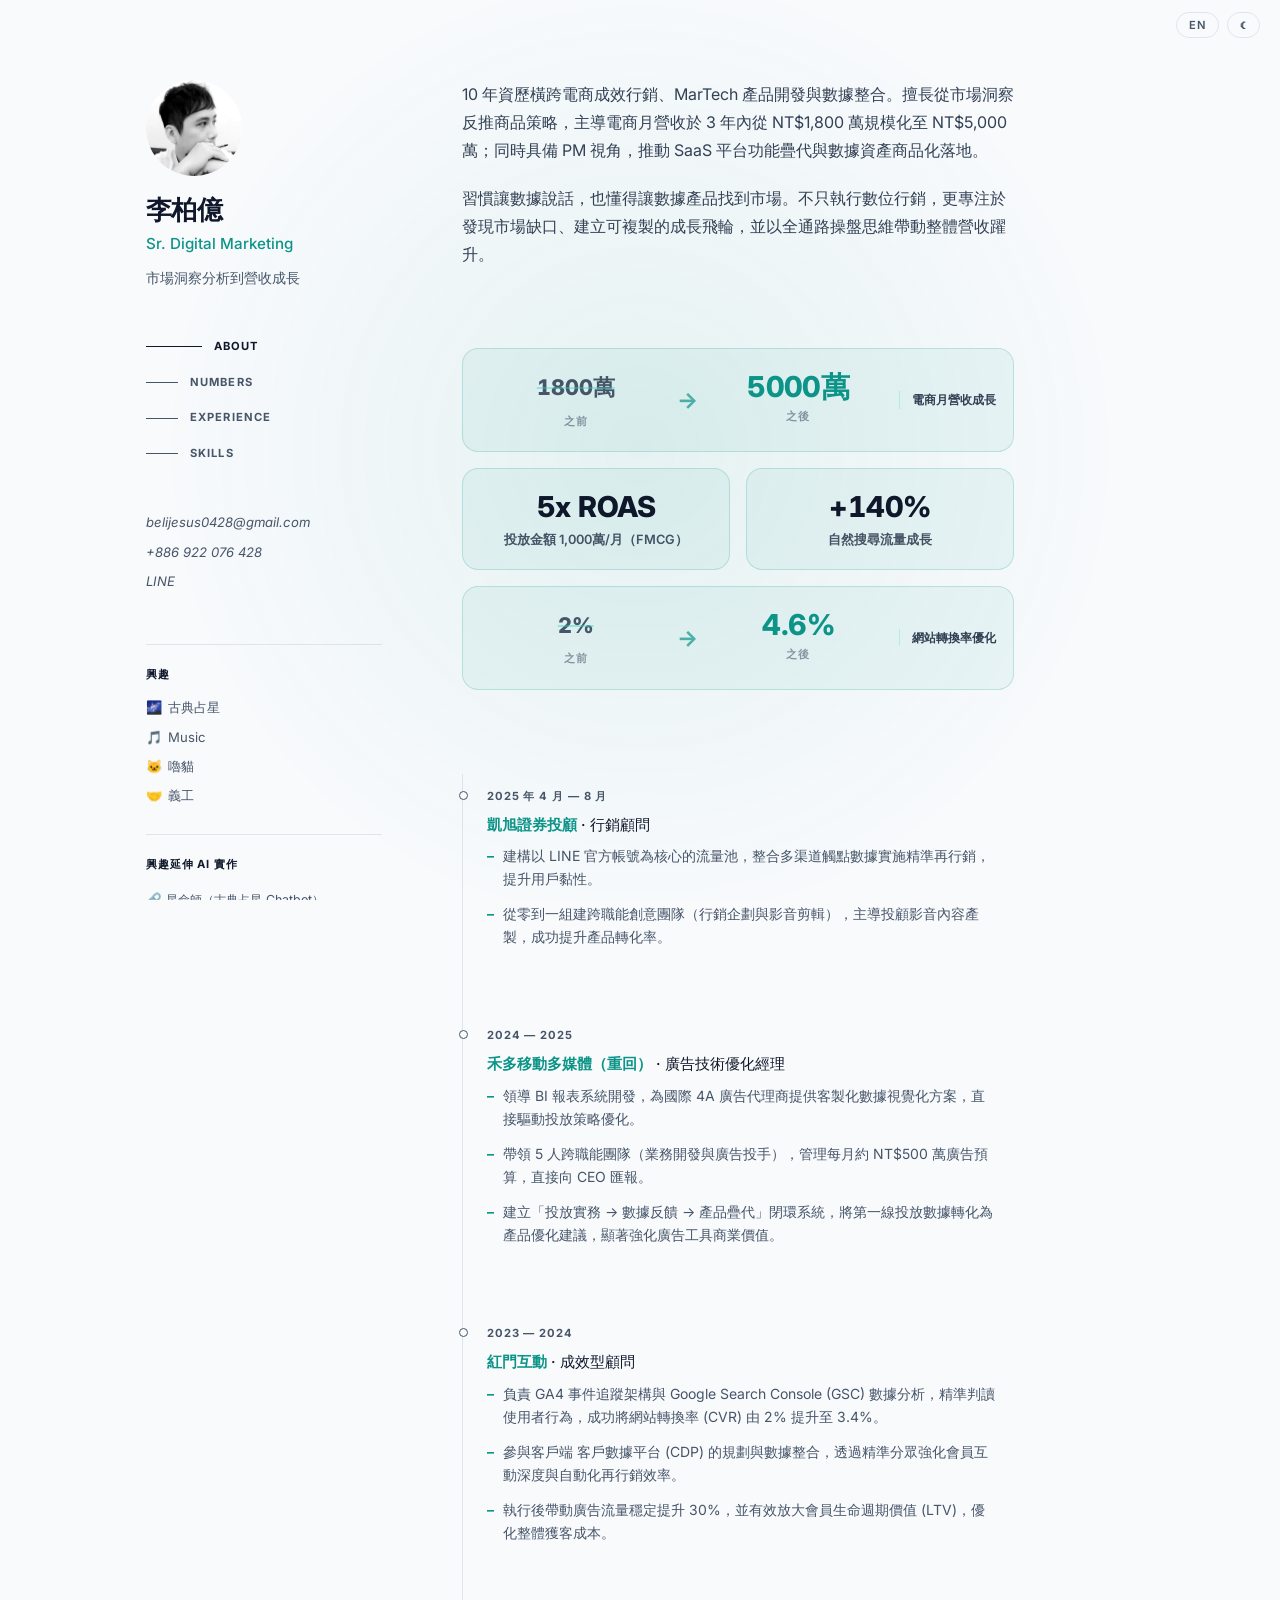
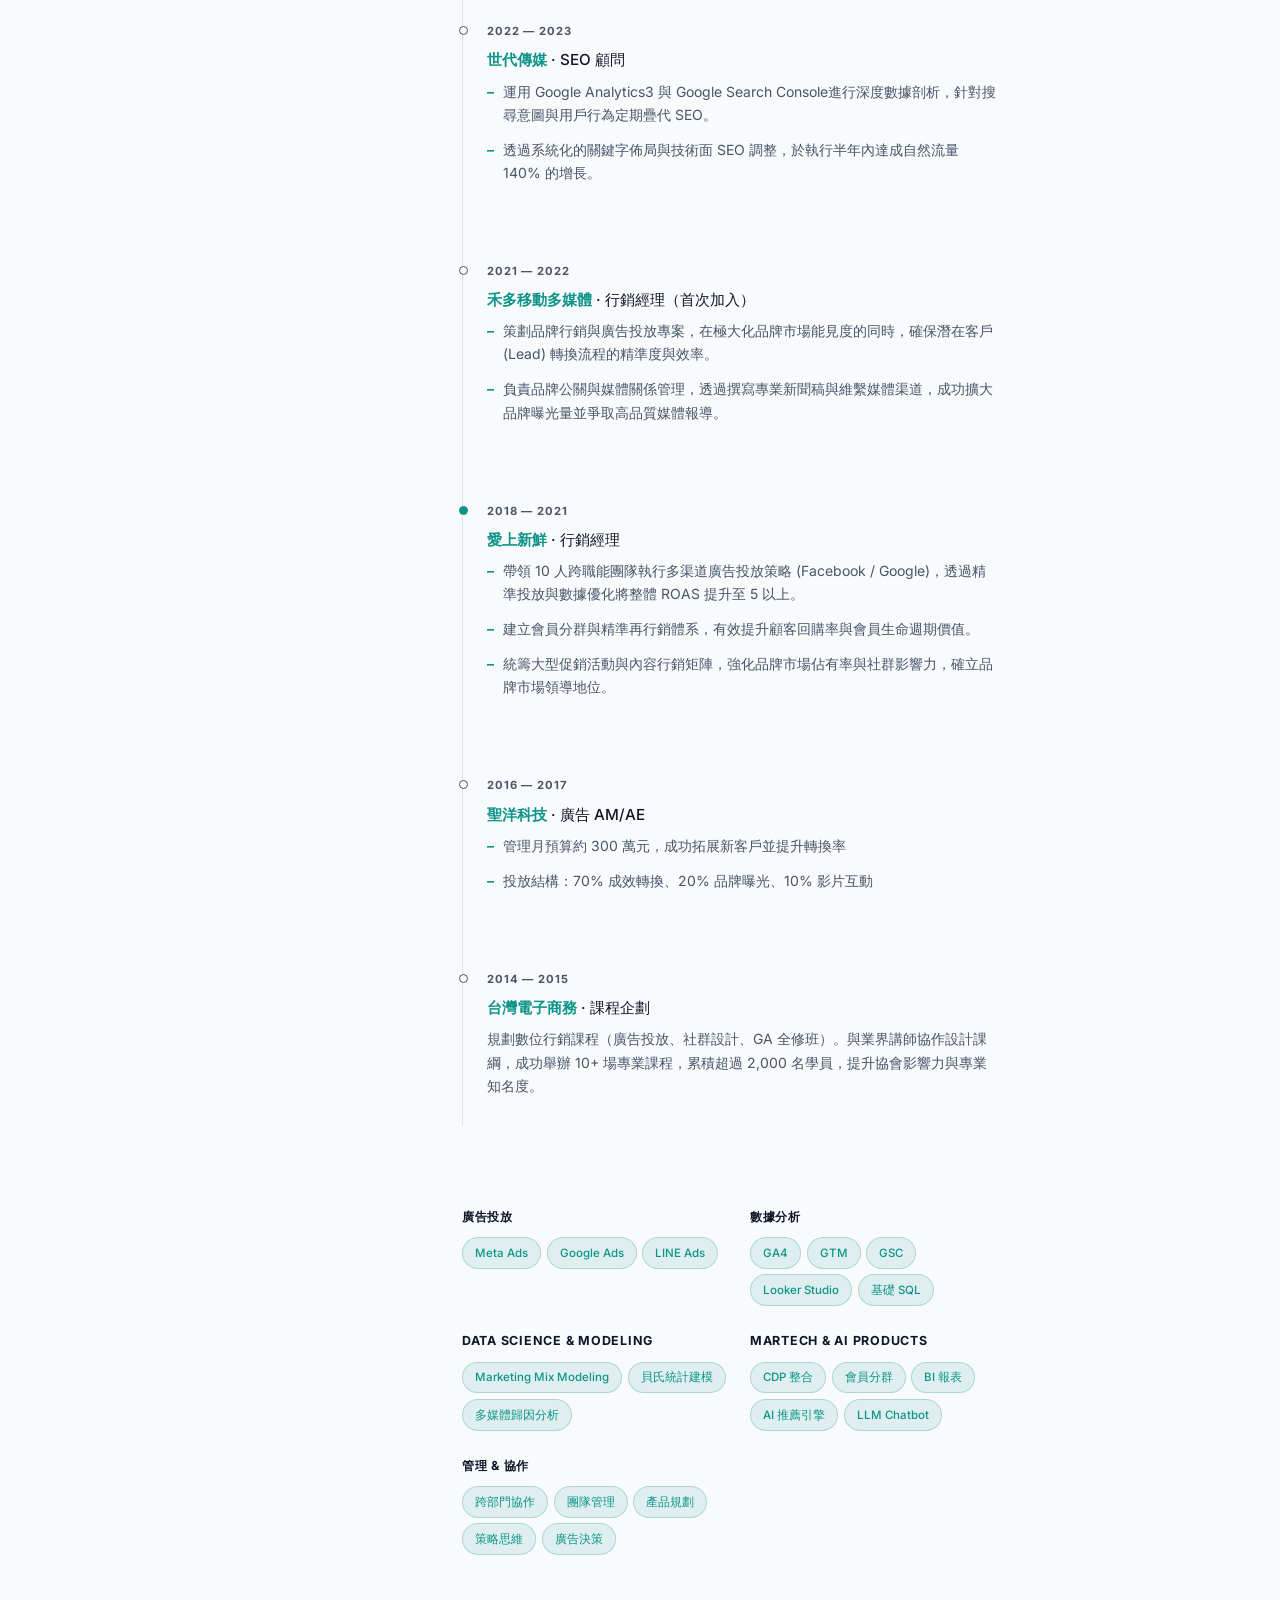
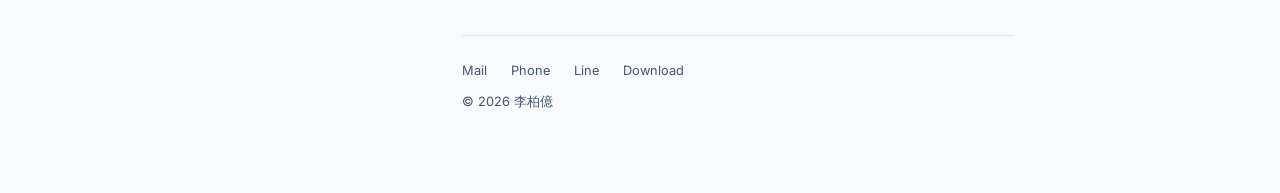
<file: index.html>
<!DOCTYPE html>
<html lang="zh-TW" class="scroll-smooth">
<head>
<meta charset="UTF-8">
<meta name="viewport" content="width=device-width, initial-scale=1.0">
<title id="pageTitle">履歷</title>
<meta id="metaDesc" name="description" content="">
<meta id="ogTitle"  property="og:title" content="">
<meta id="ogDesc"   property="og:description" content="">
<link rel="preconnect" href="https://fonts.googleapis.com">
<link href="https://fonts.googleapis.com/css2?family=Inter:ital,opsz,wght@0,14..32,100..900;1,14..32,100..900&display=swap" rel="stylesheet">
<style>
/* ── Reset ── */
*{margin:0;padding:0;box-sizing:border-box;}
html{scroll-behavior:smooth;}

/* ── Tokens ── */
:root{
  --bg:        #0f172a;
  --bg2:       #1e293b;
  --border:    rgba(148,163,184,.12);
  --text:      #94a3b8;
  --text2:     #cbd5e1;
  --heading:   #e2e8f0;
  --accent:    #2dd4bf;
  --accent2:   rgba(45,212,191,.15);
  --spot:      rgba(29,78,216,.15);
  --font:      'Inter', -apple-system, sans-serif;
  --ease:      cubic-bezier(.4,0,.2,1);
  --radius:    .5rem;
}

/* ── 深淺色：系統預設偵測 ── */
@media(prefers-color-scheme:light){
  :root{
    --bg:        #f8fafc;
    --bg2:       #f1f5f9;
    --border:    rgba(71,85,105,.12);
    --text:      #475569;
    --text2:     #334155;
    --heading:   #0f172a;
    --accent:    #0d9488;
    --accent2:   rgba(13,148,136,.1);
    --spot:      rgba(13,148,136,.08);
  }
}

/* ── 手動切換覆蓋系統預設 ── */
[data-theme="light"]{
  --bg:        #f8fafc;
  --bg2:       #f1f5f9;
  --border:    rgba(71,85,105,.12);
  --text:      #475569;
  --text2:     #334155;
  --heading:   #0f172a;
  --accent:    #0d9488;
  --accent2:   rgba(13,148,136,.1);
  --spot:      rgba(13,148,136,.08);
}
[data-theme="dark"]{
  --bg:        #0f172a;
  --bg2:       #1e293b;
  --border:    rgba(148,163,184,.12);
  --text:      #94a3b8;
  --text2:     #cbd5e1;
  --heading:   #e2e8f0;
  --accent:    #2dd4bf;
  --accent2:   rgba(45,212,191,.15);
  --spot:      rgba(29,78,216,.15);
}

/* ── Base ── */
body{
  font-family:var(--font);
  background:var(--bg);
  color:var(--text);
  line-height:1.75;
  -webkit-font-smoothing:antialiased;
  transition:background .3s var(--ease), color .3s var(--ease);
}
::selection{background:var(--accent);color:var(--bg);}
a{color:inherit;text-decoration:none;}

/* ── Spotlight ── */
.spotlight{
  position:fixed;top:0;left:0;width:100vw;height:100vh;
  pointer-events:none;z-index:0;
  background:radial-gradient(600px at var(--x,50%) var(--y,50%), var(--spot), transparent 80%);
}

/* ── Layout ── */
.container{
  position:relative;z-index:1;
  max-width:1100px;margin:0 auto;
  padding:3rem 1.5rem;
}
@media(min-width:1024px){
  .container{padding:0;display:grid;grid-template-columns:340px 1fr;align-items:start;}
}

/* ── Top controls ── */
.top-controls{
  position:fixed;top:0;right:0;z-index:100;
  display:flex;align-items:center;gap:.5rem;
  padding:.75rem 1.25rem;
}
.ctrl-btn{
  display:flex;align-items:center;gap:.3rem;
  padding:.3rem .75rem;border-radius:999px;
  border:1px solid var(--border);background:transparent;
  font-family:var(--font);font-size:.7rem;font-weight:600;
  letter-spacing:.05em;text-transform:uppercase;
  color:var(--text);cursor:pointer;
  transition:all .2s var(--ease);
}
.ctrl-btn:hover{border-color:var(--accent);color:var(--accent);}
.ctrl-btn.active{background:var(--accent);border-color:var(--accent);color:var(--bg);}

/* ── Sidebar ── */
.sidebar{
  padding:5rem 3rem 5rem 3.5rem;
  position:sticky;top:0;height:100vh;
  overflow-y:auto;display:flex;flex-direction:column;
}
.sidebar::-webkit-scrollbar{display:none;}

/* Profile photo */
.photo-wrap{position:relative;width:96px;height:96px;margin-bottom:1.25rem;}
.photo-clip{
  width:96px;height:96px;border-radius:50%;overflow:hidden;
  position:relative;z-index:1;
}
.photo-wrap img{
  width:100%;height:100%;object-fit:cover;object-position:center 15%;
  filter:grayscale(100%) contrast(1.1);
  transform:scale(1);transform-origin:center 30%;
  transition:filter .4s var(--ease), transform .5s var(--ease);
  display:block;
}
.photo-wrap:hover img{
  filter:grayscale(0%) contrast(1);
  transform:scale(1.14);
}
.photo-ring{
  position:absolute;inset:-4px;border-radius:50%;z-index:0;pointer-events:none;
  border:2px solid transparent;
  background:transparent padding-box,
             conic-gradient(from 0deg, var(--accent) 0%, transparent 35%, var(--accent) 55%, transparent 80%, var(--accent) 100%) border-box;
  animation:ring-spin 3s linear infinite paused;
  will-change:transform;
}
.photo-wrap:hover .photo-ring{animation-play-state:running;}
@keyframes ring-spin{to{transform:rotate(360deg);}}

.name{font-size:1.6rem;font-weight:700;color:var(--heading);line-height:1.1;letter-spacing:-.025em;margin-bottom:.4rem;}
.title{font-size:.95rem;font-weight:500;color:var(--accent);margin-bottom:.6rem;}
.tagline{font-size:.875rem;color:var(--text);max-width:260px;line-height:1.6;}

/* Nav */
.nav{margin:2.5rem 0;flex:1;}
.nav ul{list-style:none;}
.nav-link{
  display:flex;align-items:center;gap:.75rem;
  padding:.5rem 0;cursor:pointer;
}
.nav-line{
  width:2rem;height:1px;background:var(--text);
  transition:width .3s var(--ease), background .3s;
}
.nav-label{
  font-size:.7rem;font-weight:700;text-transform:uppercase;
  letter-spacing:.1em;color:var(--text);
  transition:color .3s;
}
.nav-link:hover .nav-line, .nav-link.active .nav-line{width:3.5rem;background:var(--heading);}
.nav-link:hover .nav-label, .nav-link.active .nav-label{color:var(--heading);}

/* Contact */
.contact{margin-bottom:1.5rem;}
.contact-list{list-style:none;padding:0;margin:0;}
.contact-list li{font-size:.82rem;margin-bottom:.4rem;}
.contact-list a{transition:color .2s;}
.contact-list a:hover{color:var(--accent);}

/* Interests */
.interests-block{border-top:1px solid var(--border);padding-top:1.25rem;margin-top:1.25rem;}
.block-label{font-size:.7rem;font-weight:700;text-transform:uppercase;letter-spacing:.08em;color:var(--heading);margin-bottom:.75rem;}
.interest-row{display:flex;align-items:center;gap:.4rem;font-size:.82rem;margin-bottom:.4rem;}
.ai-link{
  display:flex;align-items:center;gap:.4rem;font-size:.78rem;
  padding:.2rem 0;transition:color .2s;
}
.ai-link:hover{color:var(--accent);}

/* CTA */
.cta{
  display:inline-flex;align-items:center;gap:.4rem;margin-top:1.5rem;
  padding:.65rem 1.25rem;border:1.5px solid var(--border);border-radius:var(--radius);
  font-size:.8rem;font-weight:600;color:var(--heading);
  transition:all .25s var(--ease);
}
.cta:hover{border-color:var(--accent);color:var(--accent);transform:translateY(-2px);box-shadow:0 8px 24px rgba(45,212,191,.12);}

/* ── Content ── */
.content{padding:5rem 3.5rem 5rem 2rem;max-width:640px;}
@media(max-width:1023px){.content{max-width:100%;padding:2rem 1.5rem;}}

.section{margin-bottom:5rem;scroll-margin-top:5rem;}

/* Section heading for mobile */
.section-head{
  display:none;
  position:sticky;top:0;z-index:10;
  background:rgba(15,23,42,.8);backdrop-filter:blur(12px);
  padding:.75rem 1.5rem;margin:0 -1.5rem 1.5rem;
  font-size:.7rem;font-weight:700;text-transform:uppercase;letter-spacing:.1em;color:var(--heading);
}
[data-theme="light"] .section-head{background:rgba(248,250,252,.85);}
@media(max-width:1023px){.section-head{display:block;}}

/* ── About ── */
.about-text{font-size:1rem;line-height:1.75;color:var(--text2);}
.about-text p{margin-bottom:1.25rem;}
.about-text p:last-child{margin-bottom:0;}

/* ── Counter animation ── */
@keyframes fadeSlideUp {
  from { opacity:0; transform:translateY(10px); }
  to   { opacity:1; transform:none; }
}
.num-cell {
  opacity:0;
}
.num-cell.in-view {
  animation: fadeSlideUp .5s var(--ease) both;
}
.num-cell.in-view:nth-child(1){ animation-delay:.00s; }
.num-cell.in-view:nth-child(2){ animation-delay:.10s; }
.num-cell.in-view:nth-child(3){ animation-delay:.20s; }
.num-cell.in-view:nth-child(4){ animation-delay:.30s; }

/* ── Numbers — Option A: 2-col grid, arrow cards span full width ── */
.numbers-strip{
  display:grid;
  grid-template-columns:1fr 1fr;
  gap:1rem;
  margin:2rem 0;
  padding:0;
  border:none;
}
@media(max-width:480px){
  .numbers-strip{ 
    grid-template-columns:1fr; 
    gap:.75rem; 
  }
}

.num-cell{
  background:rgba(45,212,191,.06);
  border:1px solid rgba(45,212,191,.2);
  border-radius:1rem;
  padding:1.5rem 1.25rem 1.25rem;
  position:relative;
  transition:all .3s var(--ease);
  overflow:hidden;
  display:flex;
  flex-direction:column;
  align-items:center;
  justify-content:center;
  gap:.6rem;
}

/* Arrow-type cells span both columns */
.num-cell.is-arrow{
  grid-column: span 2;
  flex-direction:row;
  align-items:center;
  justify-content:center;
  gap:0;
  padding:1.25rem 1.5rem;
}

@media(max-width:480px){
  .num-cell.is-arrow{ grid-column:span 1; flex-direction:column; gap:.6rem; }
}

.num-cell::before{
  content:'';
  position:absolute;
  top:0;left:0;right:0;
  height:3px;
  background:linear-gradient(90deg, var(--accent), rgba(45,212,191,.4));
  transform:scaleX(0);
  transform-origin:left;
  transition:transform .4s var(--ease);
}

.num-cell:hover{
  background:rgba(45,212,191,.1);
  border-color:rgba(45,212,191,.35);
  transform:translateY(-3px);
  box-shadow:0 12px 32px rgba(45,212,191,.15);
}

.num-cell:hover::before{
  transform:scaleX(1);
}

/* Single-value layout */
.num-val{
  font-size:1.8rem;
  font-weight:800;
  color:var(--heading);
  line-height:1;
  font-variant-numeric:tabular-nums;
  letter-spacing:-.02em;
  text-align:center;
}

/* Arrow layout: before/after columns */
.num-before, .num-after{
  flex:1;
  display:flex;
  flex-direction:column;
  align-items:center;
  gap:.3rem;
}
.num-from{
  font-size:1.35rem;
  font-weight:800;
  color:var(--text);
  font-variant-numeric:tabular-nums;
  text-decoration:line-through;
  text-decoration-color:rgba(45,212,191,.4);
  text-decoration-thickness:2px;
}
.num-to{
  font-size:1.8rem;
  font-weight:800;
  color:var(--accent);
  font-variant-numeric:tabular-nums;
  letter-spacing:-.02em;
  line-height:1;
}
.num-sublabel{
  font-size:.68rem;
  font-weight:700;
  text-transform:uppercase;
  letter-spacing:.08em;
  color:var(--text);
  opacity:.6;
}
.num-arrow-icon{
  font-size:1.4rem;
  color:var(--accent);
  font-weight:700;
  padding:0 .75rem;
  flex-shrink:0;
  opacity:.7;
}
.num-arrow-label{
  font-size:.78rem;
  font-weight:600;
  color:var(--text2);
  text-align:center;
  line-height:1.4;
  margin-left:.75rem;
  border-left:1px solid rgba(45,212,191,.25);
  padding-left:.75rem;
  max-width:90px;
  word-break:keep-all;
  text-wrap:pretty;
}

.num-label1{
  font-size:.8rem;
  font-weight:600;
  color:var(--text2);
  line-height:1.4;
  text-align:center;
  opacity:.9;
  word-break:keep-all;
  text-wrap:pretty;
}
.num-arrow-label{
  word-break:keep-all;
  text-wrap:pretty;
}
.num-sublabel{
  word-break:keep-all;
}

[data-theme="light"] .num-cell{
  background:rgba(13,148,136,.06);
  border-color:rgba(13,148,136,.2);
}
[data-theme="light"] .num-cell:hover{
  background:rgba(13,148,136,.1);
  border-color:rgba(13,148,136,.35);
}
[data-theme="light"] .num-cell::before{
  background:linear-gradient(90deg, #0d9488, rgba(13,148,136,.4));
}
[data-theme="light"] .num-from{
  color:var(--text);
}
[data-theme="light"] .num-to{
  color:var(--accent);
}

/* ── Experience desc as list ── */
.tl-desc-list{
  list-style:none;padding:0;margin:0 0 .75rem;
  font-size:.875rem;color:var(--text);line-height:1.65;
}
.tl-desc-list li{
  padding-left:1rem;position:relative;
  margin-bottom:.75rem;
}
.tl-desc-list li::before{
  content:'–';position:absolute;left:0;
  color:var(--accent);font-weight:700;
}
.tl-item:hover .tl-desc-list{ font-size:.9rem; }

.tl-desc{
  font-size:.875rem;color:var(--text);line-height:1.65;margin-bottom:.75rem;
  transition:font-size .2s var(--ease);
}

.tl-desc p{
  margin-bottom:1rem;
}

.tl-desc p:last-child{
  margin-bottom:0;
}

/* ── Timeline / Experience ── */
.timeline{position:relative;padding-left:1.5rem;}
.timeline::before{
  content:'';position:absolute;left:0;top:4px;bottom:0;
  width:1px;background:var(--border);
}

.tl-item{
  position:relative;margin-bottom:2rem;
  padding:1rem 1rem 1rem 0;
  border:1px solid transparent;
  border-radius:var(--radius);
  transition:border-color .25s var(--ease), opacity .25s var(--ease);
  cursor:default;
}
.tl-item:last-child{margin-bottom:0;}

.tl-item:hover{
  border-color:var(--border);
  background:rgba(45,212,191,.03);
}
.tl-item:hover .tl-title{ font-size:1rem; }
.tl-item:hover .tl-desc { font-size:.9rem; }

.tl-item.dimmed{ opacity:.35; }

.tl-dot{
  position:absolute;left:-1.5rem;top:1.25rem;
  width:9px;height:9px;border-radius:50%;
  border:1.5px solid var(--text);background:var(--bg);
  transform:translateX(calc(-50% + .5px));
  transition:border-color .2s, background .2s;
}
.tl-item:hover .tl-dot{border-color:var(--accent);background:var(--accent);}

.tl-period,
time.tl-period{
  font-size:.7rem;font-weight:700;text-transform:uppercase;
  letter-spacing:.08em;color:var(--text);margin-bottom:.35rem;
  display:block;transition:color .2s;
}
.tl-item:hover time.tl-period{ color:var(--accent); }

.tl-title{
  font-size:.95rem;font-weight:500;color:var(--heading);margin-bottom:.35rem;
  transition:font-size .2s var(--ease);
}
.tl-company{color:var(--accent);font-weight:600;}
.tl-desc{
  font-size:.875rem;color:var(--text);line-height:1.65;margin-bottom:.75rem;
  transition:font-size .2s var(--ease);
}
.tl-highlight{
  background:var(--accent2);border:1px solid var(--border);
  border-radius:var(--radius);padding:1rem 1.1rem;
  font-size:.83rem;color:var(--text);line-height:1.6;
}
.tl-highlight strong{color:var(--heading);}
.num-inline{color:var(--accent);font-weight:700;}

/* ── Skills ── */
.skill-groups{display:grid;gap:1.5rem;grid-template-columns:1fr 1fr;margin-top:1.25rem;}
@media(max-width:640px){.skill-groups{grid-template-columns:1fr;}}
.skill-group-title{font-size:.78rem;font-weight:700;text-transform:uppercase;letter-spacing:.06em;color:var(--heading);margin-bottom:.6rem;}
.tags{display:flex;flex-wrap:wrap;gap:.35rem;}
.tag{
  padding:.3rem .75rem;border-radius:999px;
  background:var(--accent2);border:1px solid rgba(45,212,191,.2);
  color:var(--accent);font-size:.72rem;font-weight:500;
  transition:background .2s,border-color .2s;
}
[data-theme="light"] .tag{border-color:rgba(13,148,136,.25);}
.tag:hover{background:rgba(45,212,191,.25);}

/* ── Education ── */
.edu-item { margin-bottom: .5rem; }
.edu-school { font-size: .8rem; font-weight: 700; color: var(--text2); }
.edu-period { font-size: .7rem; color: var(--text); opacity: .7; margin-bottom: .2rem; }
.edu-desc { font-size: .75rem; color: var(--text); line-height: 1.55; opacity: .8; }

/* ── Footer ── */
.footer{
  margin-top:4rem;padding-top:1.5rem;border-top:1px solid var(--border);
  font-size:.8rem;color:var(--text);
}
.footer-links{display:flex;gap:1.5rem;margin-bottom:.5rem;}
.footer-link:hover{color:var(--accent);}

/* ── Fade-in ── */
@keyframes fadeUp{from{opacity:0;transform:translateY(16px);}to{opacity:1;transform:none;}}
.section-content{animation:fadeUp .55s var(--ease) both;}
.section:nth-child(1) .section-content{animation-delay:.05s;}
.section:nth-child(2) .section-content{animation-delay:.1s;}
.section:nth-child(3) .section-content{animation-delay:.15s;}
.section:nth-child(4) .section-content{animation-delay:.2s;}

@media(max-width:1023px){
  .sidebar{position:relative;height:auto;padding:4rem 1.5rem 2rem;}
}

/* ── Print styles ── */
@media print {
  .top-controls,
  .spotlight,
  .cta,
  .nav { display: none !important; }
  body { background: #fff; color: #0f172a; }
  .container { display: block; max-width: 100%; padding: 0; }
  .sidebar {
    position: static;
    height: auto;
    padding: 2rem 2rem 1rem;
    display: block;
  }
  .content { padding: 1rem 2rem; max-width: 100%; }
  .section { margin-bottom: 2rem; page-break-inside: avoid; }
  .tl-item { page-break-inside: avoid; }
  .about-text, .tl-desc, .num-label, .contact-list { color: #334155; }
  .name, .tl-title, .heading { color: #0f172a; }
  * { animation: none !important; transition: none !important; box-shadow: none !important; }
}
</style>
</head>
<body>
<div class="spotlight" id="spotlight"></div>

<div class="top-controls">
  <button class="ctrl-btn" id="langBtn" onclick="toggleLang()">EN</button>
  <button class="ctrl-btn" id="themeBtn" onclick="toggleTheme()">☀</button>
</div>

<div class="container">
  <aside class="sidebar">
    <div class="photo-wrap">
      <div class="photo-ring"></div>
      <div class="photo-clip">
        <picture>
          <source id="photoWebp" srcset="photo.webp" type="image/webp">
          <img id="photoImg" src="photo.webp" alt="" width="96" height="96">
        </picture>
      </div>
    </div>
    <h1 class="name"    id="profileName"></h1>
    <h2 class="title"   id="profileTitle"></h2>
    <p  class="tagline" id="profileTagline"></p>

    <nav class="nav">
      <ul>
        <li><a class="nav-link active" href="#about"      data-section="about">     <span class="nav-line"></span><span class="nav-label">About</span></a></li>
        <li><a class="nav-link"        href="#numbers"    data-section="numbers">   <span class="nav-line"></span><span class="nav-label">Numbers</span></a></li>
        <li><a class="nav-link"        href="#experience" data-section="experience"><span class="nav-line"></span><span class="nav-label">Experience</span></a></li>
        <li><a class="nav-link"        href="#skills"     data-section="skills">    <span class="nav-line"></span><span class="nav-label">Skills</span></a></li>
      </ul>
    </nav>

    <address class="contact">
      <ul class="contact-list" id="contactList"></ul>
    </address>

    <div class="interests-block">
      <div class="block-label" id="interestsLabel">興趣</div>
      <div id="interestsList"></div>
    </div>

    <div class="interests-block">
      <div class="block-label" id="projectsLabel">興趣延伸 AI 實作</div>
      <div id="projectsList"></div>
    </div>

    <div class="interests-block" id="educationBlock">
      <div class="block-label" id="educationLabel">學歷</div>
      <div id="educationList"></div>
    </div>

    <a href="#" class="cta" id="ctaBtn">
      <span id="ctaLabel">下載履歷 PDF</span>
      <svg width="13" height="13" viewBox="0 0 24 24" fill="none" stroke="currentColor" stroke-width="2.5" stroke-linecap="round" stroke-linejoin="round"><path d="M21 15v4a2 2 0 01-2 2H5a2 2 0 01-2-2v-4"/><polyline points="7 10 12 15 17 10"/><line x1="12" y1="15" x2="12" y2="3"/></svg>
    </a>
  </aside>

  <main class="content">
    <section id="about" class="section">
      <div class="section-head" id="aboutHead">關於我</div>
      <div class="section-content">
        <div class="about-text" id="aboutText"></div>
      </div>
    </section>

    <section id="numbers" class="section">
      <div class="section-head" id="numbersHead">關鍵數字</div>
      <div class="section-content">
        <div class="numbers-strip" id="numbersStrip"></div>
      </div>
    </section>

    <section id="experience" class="section">
      <div class="section-head" id="expHead">工作經歷</div>
      <div class="section-content">
        <div class="timeline" id="timeline"></div>
      </div>
    </section>

    <section id="skills" class="section">
      <div class="section-head" id="skillsHead">技能專長</div>
      <div class="section-content">
        <div class="skill-groups" id="skillGroups"></div>
      </div>
    </section>

    <footer class="footer">
      <div class="footer-links" id="footerLinks"></div>
      <p id="footerCopy"></p>
    </footer>
  </main>
</div>

<script>
// ── Spotlight ──
document.addEventListener('mousemove', e => {
  document.getElementById('spotlight').style.setProperty('--x', e.clientX+'px');
  document.getElementById('spotlight').style.setProperty('--y', e.clientY+'px');
});

// ── Theme ──
const prefersDark = window.matchMedia('(prefers-color-scheme: dark)').matches;
let isDark = localStorage.getItem('theme')
  ? localStorage.getItem('theme') === 'dark'
  : prefersDark;

function applyTheme() {
  document.documentElement.setAttribute('data-theme', isDark ? 'dark' : 'light');
  document.getElementById('themeBtn').textContent = isDark ? '☀' : '☾';
}

function toggleTheme(){
  isDark = !isDark;
  localStorage.setItem('theme', isDark ? 'dark' : 'light');
  applyTheme();
}

applyTheme();

window.matchMedia('(prefers-color-scheme: dark)').addEventListener('change', e => {
  if (!localStorage.getItem('theme')) {
    isDark = e.matches;
    applyTheme();
  }
});

// ── Navigation ──
const navLinks = document.querySelectorAll('.nav-link');
const sections = document.querySelectorAll('.section');

navLinks.forEach(link => {
  link.addEventListener('click', e => {
    e.preventDefault();
    const id = link.getAttribute('href');
    document.querySelector(id)?.scrollIntoView({behavior:'smooth', block:'start'});
  });
});

let raf = false;
window.addEventListener('scroll', () => {
  if (raf) return;
  raf = true;
  requestAnimationFrame(() => {
    let current = '';
    const atBottom = window.innerHeight + window.scrollY >= document.body.offsetHeight - 40;
    if (atBottom) {
      current = sections[sections.length - 1].id;
    } else {
      sections.forEach(s => {
        if (s.getBoundingClientRect().top <= 150) current = s.id;
      });
    }
    navLinks.forEach(l => {
      l.classList.toggle('active', l.dataset.section === current);
    });
    raf = false;
  });
});

// ── Data loading ──
let resumeData = null;
let currentLang = 'zh';

function t(zhVal, enVal) {
  return currentLang === 'zh' ? zhVal : enVal;
}

function formatNumberValue(value) {
  return value || '';
}

// ── Counter animation ──
function animateCounter(el, targetStr, duration) {
  // Match: optional prefix sign, number, then anything after (suffix)
  const match = targetStr.match(/^([+\-]?)(\d+\.?\d*)(.*)/);
  if (!match) { el.textContent = targetStr; return; }
  const prefix = match[1];
  const target = parseFloat(match[2]);
  const suffix = match[3]; // e.g. "x ROAS", "%", "萬"
  const isDecimal = /\.\d/.test(targetStr);
  const start = performance.now();
  function tick(now) {
    const p = Math.min((now - start) / duration, 1);
    const eased = 1 - Math.pow(1 - p, 3);
    const val = target * eased;
    el.textContent = prefix + (isDecimal ? val.toFixed(1) : Math.round(val)) + suffix;
    if (p < 1) requestAnimationFrame(tick);
    else el.textContent = prefix + (isDecimal ? target.toFixed(1) : Math.round(target)) + suffix;
  }
  requestAnimationFrame(tick);
}

async function loadData() {
  try {
    const res = await fetch('data.json');
    resumeData = await res.json();
  } catch(e) {
    // Fallback data if data.json is not available
    resumeData = {
      "profile": {
        "nameZh": "李柏億",
        "nameEn": "Boyi Lee", 
        "titleZh": "數位行銷",
        "titleEn": "Digital Marketing",
        "taglineZh": "市場洞察分析到營收成長",
        "taglineEn": "Driving Revenue Growth through Market Insights"
      },
      "contact": [
        {
          "type": "email",
          "label": "belijesus0428@gmail.com",
          "href": "mailto:belijesus0428@gmail.com"
        },
        {
          "type": "phone", 
          "label": "+886 922 076 428",
          "href": "tel:+886922076428"
        },
        {
          "type": "link",
          "label": "LINE",
          "href": "https://line.me/ti/p/FJLcFE9VId"
        }
      ],
      "about": {
        "paragraphsZh": [
          "10 年橫跨電商行銷、參與與協作 MarTech 產品與數據整合。擅長從市場洞察反推商品策略，曾協助電商月營收從 1800 萬成長至 5000 萬；也能以 PM 角色推動SaaS疊代與數據資產商品化。",
          "行銷決策有數據支撐，讓數據產品有市場落地。做的不只是數位行銷，更喜歡觀察與發現市場缺口、反推商品策略、帶動整體營收的全通路操盤。"
        ],
        "paragraphsEn": [
          "10 year veteran spanning E-commerce, MarTech, and data integration. Expert in reverse-engineering product strategies from market insights, with a proven track record of scaling monthly revenue from NT$18M to NT$50M.",
          "I drive marketing decisions with data and bridge the gap between data products and market implementation. Beyond digital marketing, I specialize in identifying market gaps and orchestrating omni-channel operations."
        ]
      },
      "numbers": [
        {
          "value": "1800萬→5000萬",
          "labelZh": "電商月營收成長", 
          "labelEn": "Monthly Revenue Growth"
        },
        {
          "value": "5x",
          "labelZh": "廣告 ROAS 提升",
          "labelEn": "ROAS Improvement"
        },
        {
          "value": "+140%",
          "labelZh": "自然搜尋流量成長",
          "labelEn": "Organic Traffic Growth"
        },
        {
          "value": "2% → 4.6%",
          "labelZh": "網站轉換率優化",
          "labelEn": "Conversion Rate Lift"
        }
      ],
      "experience": [
        {
          "periodZh": "2024 — 2025",
          "periodEn": "2024 — 2025",
          "companyZh": "禾多移動多媒體",
          "companyEn": "AviviD",
          "roleZh": "廣告技術優化經理",
          "roleEn": "Ad Tech Optimization Manager",
          "descZh": "整合四維數據（媒體標籤/零售/發票/電信）應用於 BI 戰略報表與受眾設定。投放任務本質即迭代數據商品，帶領 5 人部門管理月投放額 500 萬元。"
        }
      ],
      "skillGroups": [
        {
          "titleZh": "廣告投放",
          "titleEn": "Paid Ads",
          "tags": ["Meta Ads", "Google Ads", "LINE Ads"]
        },
        {
          "titleZh": "數據分析",
          "titleEn": "Analytics", 
          "tags": ["GA4", "GTM", "GSC", "Looker Studio", "基礎 SQL"]
        },
        {
          "titleZh": "MarTech & AI",
          "titleEn": "MarTech & AI",
          "tags": ["Marketing Mix Modeling", "貝氏統計建模", "多媒體歸因分析", "CDP 整合", "會員分群", "BI 報表", "AI 推薦引擎", "LLM Chatbot"]
        }
      ],
      "interests": [
        {
          "emoji": "🌌",
          "labelZh": "古典占星",
          "labelEn": "Classical Astrology"
        },
        {
          "emoji": "🎵", 
          "labelZh": "Music",
          "labelEn": "Music"
        },
        {
          "emoji": "🐱",
          "labelZh": "嚕貓",
          "labelEn": "Cat Whispering"
        },
        {
          "emoji": "🤝",
          "labelZh": "義工",
          "labelEn": "Volunteering"
        }
      ],
      "sideProjects": [
        {
          "labelZh": "星命師（古典占星 Chatbot）",
          "labelEn": "Astrology Chatbot",
          "href": "https://lihi3.me/IAbjk/resume"
        },
        {
          "labelZh": "Gemini Persona 逆向工程",
          "labelEn": "Gemini Persona Reverse Eng.",
          "href": "https://lihi3.me/IAbjk/resume"
        },
        {
          "labelZh": "八字命理機器人",
          "labelEn": "BaZi Fortune Chatbot", 
          "href": "https://lihi3.me/8jgTO/resume"
        }
      ]
    };
  }
  renderAll();
}

function renderAll() {
  const d = resumeData;

  // ── Profile ──
  document.getElementById('profileName').textContent    = t(d.profile.nameZh,    d.profile.nameEn);
  document.getElementById('profileTitle').textContent   = t(d.profile.titleZh,   d.profile.titleEn);
  document.getElementById('profileTagline').textContent = t(d.profile.taglineZh, d.profile.taglineEn);

  // ── Contact ──
  document.getElementById('contactList').innerHTML = d.contact.map(c => `
    <li><a href="${c.href}"${c.type === 'link' ? ' target="_blank" rel="noopener"' : ''}>${c.label}</a></li>
  `).join('');

  // ── Interests ──
  document.getElementById('interestsLabel').textContent = t('興趣', 'Interests');
  document.getElementById('interestsList').innerHTML = d.interests.map(i => `
    <div class="interest-row"><span>${i.emoji}</span><span>${t(i.labelZh, i.labelEn)}</span></div>
  `).join('');

  // ── Side Projects ──
  document.getElementById('projectsLabel').textContent = t('興趣延伸 AI 實作', 'AI Side Projects');
  document.getElementById('projectsList').innerHTML = d.sideProjects.map(p => `
    <a href="${p.href}" target="_blank" rel="noopener" class="ai-link">🔗 ${t(p.labelZh, p.labelEn)}</a>
  `).join('');

  // ── Education ──
  if (d.education && d.education.length > 0) {
    document.getElementById('educationLabel').textContent = t('學歷', 'Education');
    document.getElementById('educationList').innerHTML = d.education.map(e => `
      <div class="edu-item">
        <div class="edu-school">${t(e.schoolZh, e.schoolEn)} · ${t(e.majorZh, e.majorEn)}</div>
        <div class="edu-period">${t(e.periodZh, e.periodEn)}</div>
        <div class="edu-desc">${t(e.descZh, e.descEn)}</div>
      </div>
    `).join('');
  } else {
    document.getElementById('educationBlock').style.display = 'none';
  }

  // ── CTA ──
  document.getElementById('ctaLabel').textContent = t('下載履歷 PDF', 'Download Resume PDF');

  // ── About ──
  document.getElementById('aboutHead').textContent = t('關於我', 'About');
  document.getElementById('aboutText').innerHTML =
    t(d.about.paragraphsZh, d.about.paragraphsEn).map(p => `<p>${p}</p>`).join('');

  // ── Numbers ──
  document.getElementById('numbersHead').textContent = t('關鍵數字', 'Numbers');
  document.getElementById('numbersStrip').innerHTML = d.numbers.map(n => {
    const label = t(n.labelZh || '', n.labelEn || '');
    const val = n.value || '';
    // Detect arrow pattern: "X→Y" or "X → Y"
    const arrowMatch = val.match(/^(.+?)\s*→\s*(.+)$/);
    if (arrowMatch) {
      const [, from, to] = arrowMatch;
      return `
        <div class="num-cell is-arrow">
          <div class="num-before">
            <div class="num-from">${from}</div>
            <div class="num-sublabel">${t('之前','Before')}</div>
          </div>
          <div class="num-arrow-icon">→</div>
          <div class="num-after">
            <div class="num-to" data-target="${to}">${to}</div>
            <div class="num-sublabel">${t('之後','After')}</div>
          </div>
          <div class="num-arrow-label">${label}</div>
        </div>`;
    }
    return `
      <div class="num-cell">
        <div class="num-val" data-target="${val}">${val}</div>
        <div class="num-label1">${label}</div>
      </div>`;
  }).join('');

  // ── Experience ──
  document.getElementById('expHead').textContent = t('工作經歷', 'Experience');
  if (d.experience && d.experience.length > 0) {
    document.getElementById('timeline').innerHTML = d.experience.map(e => {
      // Process description with proper line breaks and bullet formatting
      let desc = t(e.descZh || '', e.descEn || '');
      
      // Split by dash bullets and clean up
      if (desc.includes('- ') || desc.includes('－ ')) {
        const bullets = desc
          .split(/\s*[-－]\s*/)
          .filter(item => item.trim())
          .slice(1); // Remove first empty item
        
        desc = `<ul class="tl-desc-list">${bullets.map(bullet => 
          `<li>${bullet.replace(/\n+/g, '<br>').trim()}</li>`
        ).join('')}</ul>`;
      } else {
        // Handle regular paragraphs
        desc = `<div class="tl-desc">${desc.replace(/\n\n+/g, '</p><p>').replace(/\n/g, '<br>')}</div>`;
        if (!desc.startsWith('<div class="tl-desc"><p>')) {
          desc = desc.replace('<div class="tl-desc">', '<div class="tl-desc"><p>') + '</p>';
        }
      }
      
      return `
        <div class="tl-item">
          <div class="tl-dot"${e.featured ? ' style="border-color:var(--accent);background:var(--accent);"' : ''}></div>
          <time class="tl-period" datetime="${e.datetime || ''}">${t(e.periodZh, e.periodEn)}</time>
          <div class="tl-title">
            <span class="tl-company">${t(e.companyZh, e.companyEn)}</span> · ${t(e.roleZh, e.roleEn)}
          </div>
          ${desc}
          ${e.highlight ? `
            <div class="tl-highlight">
              <strong>${t(e.highlight.labelZh, e.highlight.labelEn)}</strong>
              ${t(e.highlight.textZh, e.highlight.textEn).replace(/\n\n+/g, '</p><p>').replace(/\n/g, '<br>')}
            </div>` : ''}
        </div>`;
    }).join('');
  }

  // ── Skills ──
  document.getElementById('skillsHead').textContent = t('技能專長', 'Skills');
  document.getElementById('skillGroups').innerHTML = d.skillGroups.map(g => `
    <div>
      <div class="skill-group-title">${t(g.titleZh, g.titleEn)}</div>
      <div class="tags">${g.tags.map(tag => `<span class="tag">${tag}</span>`).join('')}</div>
    </div>
  `).join('');

  // ── Footer ──
  const footerLabels = { email: 'Mail', phone: 'Phone', link: 'Line' };
  document.getElementById('footerLinks').innerHTML =
    d.contact.map(c => `<a href="${c.href}" class="footer-link"${c.type==='link'?' target="_blank" rel="noopener"':''}>${footerLabels[c.type]||c.label}</a>`).join('') +
    `<a href="#" class="footer-link" onclick="window.print();return false;">Download</a>`;
  document.getElementById('footerCopy').textContent =
    `© ${new Date().getFullYear()} ${d.profile.nameZh}`;

  initInteractions();
}

function initInteractions() {
  const items = document.querySelectorAll('.tl-item');
  items.forEach(item => {
    item.addEventListener('mouseenter', () => {
      items.forEach(o => o.classList.toggle('dimmed', o !== item));
    });
    item.addEventListener('mouseleave', () => {
      items.forEach(o => o.classList.remove('dimmed'));
    });
  });

  const cta = document.querySelector('.cta');
  if (cta) {
    cta.onclick = e => { e.preventDefault(); window.print(); };
  }

  // Numbers counter: trigger on scroll into view
  const numCells = document.querySelectorAll('.num-cell');
  let countersTriggered = false;

  const observer = new IntersectionObserver(entries => {
    entries.forEach(entry => {
      if (entry.isIntersecting && !countersTriggered) {
        countersTriggered = true;
        observer.disconnect();
        numCells.forEach(cell => cell.classList.add('in-view'));
        setTimeout(() => {
          document.querySelectorAll('.num-to[data-target]').forEach(el => {
            animateCounter(el, el.dataset.target, 1100);
          });
          document.querySelectorAll('.num-val[data-target]').forEach(el => {
            animateCounter(el, el.dataset.target, 1000);
          });
        }, 200);
      }
    });
  }, { threshold: 0.3 });

  const strip = document.getElementById('numbersStrip');
  if (strip) observer.observe(strip);
}

function toggleLang() {
  currentLang = currentLang === 'zh' ? 'en' : 'zh';
  document.getElementById('langBtn').textContent = currentLang === 'zh' ? 'EN' : '中';
  document.documentElement.lang = currentLang === 'zh' ? 'zh-TW' : 'en';
  renderAll();
}

loadData();
</script>
</body>
</html>
</file>
